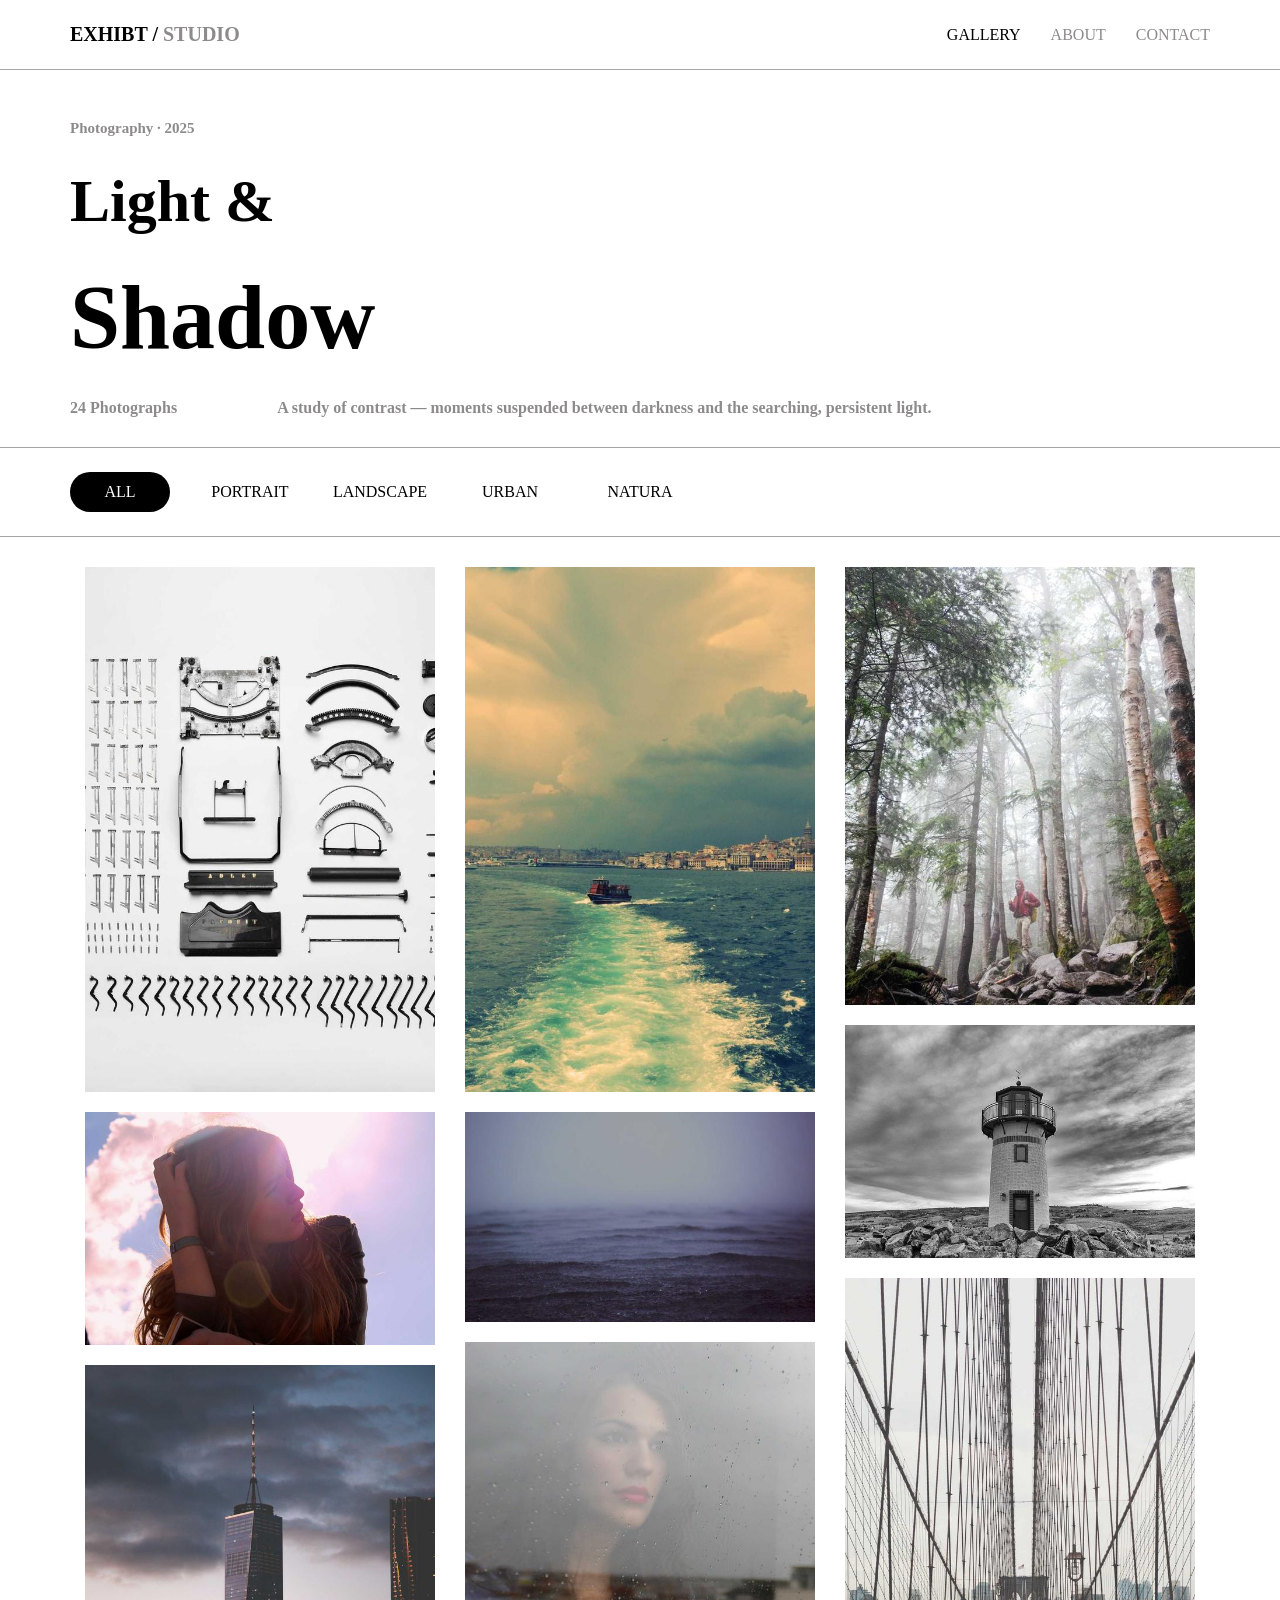
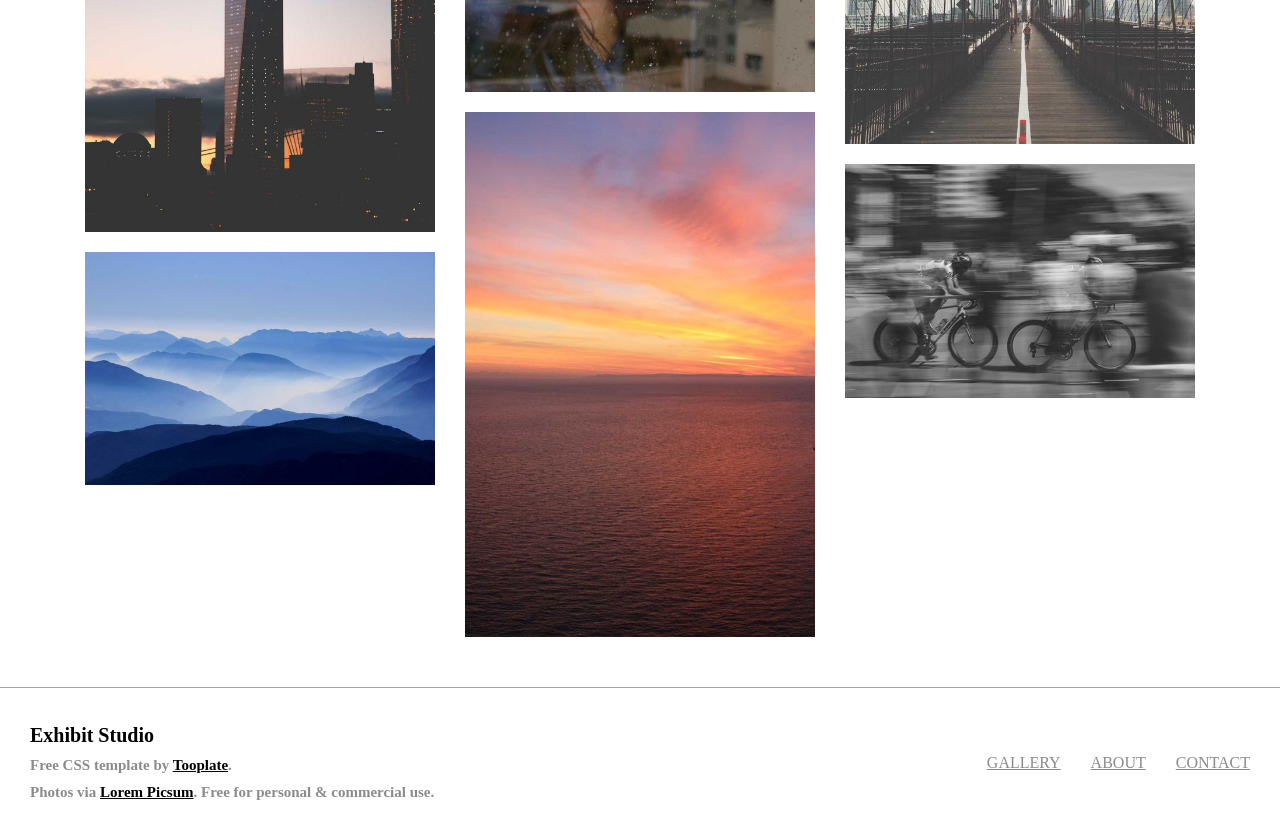
<file: index.html>
<!DOCTYPE html>
<html lang="en">
<head>
    <meta charset="UTF-8">
    <meta name="viewport" content="width=device-width, initial-scale=1.0">
    <title>Document</title>
    <link rel="stylesheet" href="style.css">
</head>
<body>
    <header>
        <h3><a>EXHIBT / <span>STUDIO</span></a></h3>
         <button class="menu-icon" onclick="toggleMenu()">☰</button>

        <nav id="navbar">   
            <ul>
                <li>GALLERY</li>
                <li><a href="abot.html">ABOUT</a></li>
                <li><a href="contact.html">CONTACT</a></li>
            </ul>
        </nav>
    </header>
    <main>
        <section class="hero">
            <h5>Photography · 2025</h5>
            <h3>Light &</h3>
<h1>Shadow</h1>
<div class="text">
    <h4>24 Photographs</h4>
    <h4>A study of contrast — moments suspended between darkness and the searching, persistent light.</h4>
</div>
<div class="list">
    <ul>
        <li>ALL</li>
         <li>PORTRAIT</li>
          <li>LANDSCAPE</li>
           <li>URBAN</li>
            <li>NATURA</li>
    </ul>
</div>
<div class="img">
   <div class="img1">
     <img src="thumb-exhibit-01.jpg">
    <img src="thumb-exhibit-02.jpg">
    <img src="thumb-exhibit-03.jpg">
     <img src="thumb-exhibit-04.jpg">
   </div>
   
    <div class="img1">
        <img src="thumb-exhibit-05.jpg">
    <img src="thumb-exhibit-06.jpg">
    <img src="thumb-exhibit-07.jpg">
    <img src="thumb-exhibit-08.jpg">
</div>
    <div class="img1" >
        <img src="thumb-exhibit-09.jpg">
    <img src="thumb-exhibit-10.jpg">
    <img src="thumb-exhibit-11.jpg">
    <img src="thumb-exhibit-12.jpg">
    </div>

</div>
        </section>
    </main>
    <footer>
        <div class="first-footer">
           <h3>Exhibit Studio</h3> 
           <h5>Free CSS template by <a href="#">Tooplate</a>.</h5>
           <h5>Photos via <a href="#">Lorem Picsum</a>. Free for personal & commercial use. </h5>
        </div>
        <div class="second-footer">
             <ul>
                <li><a href="index.html">GALLERY</a></li>
                <li><a href="abot.html">ABOUT</a></li>
                <li><a href="contact.html">CONTACT</a></li>
            </ul>
        </div>
    </footer>
    
<script>
    function toggleMenu() {
        document.getElementById("navbar").classList.toggle("active");
    }
</script>

</body>
</html>
</file>
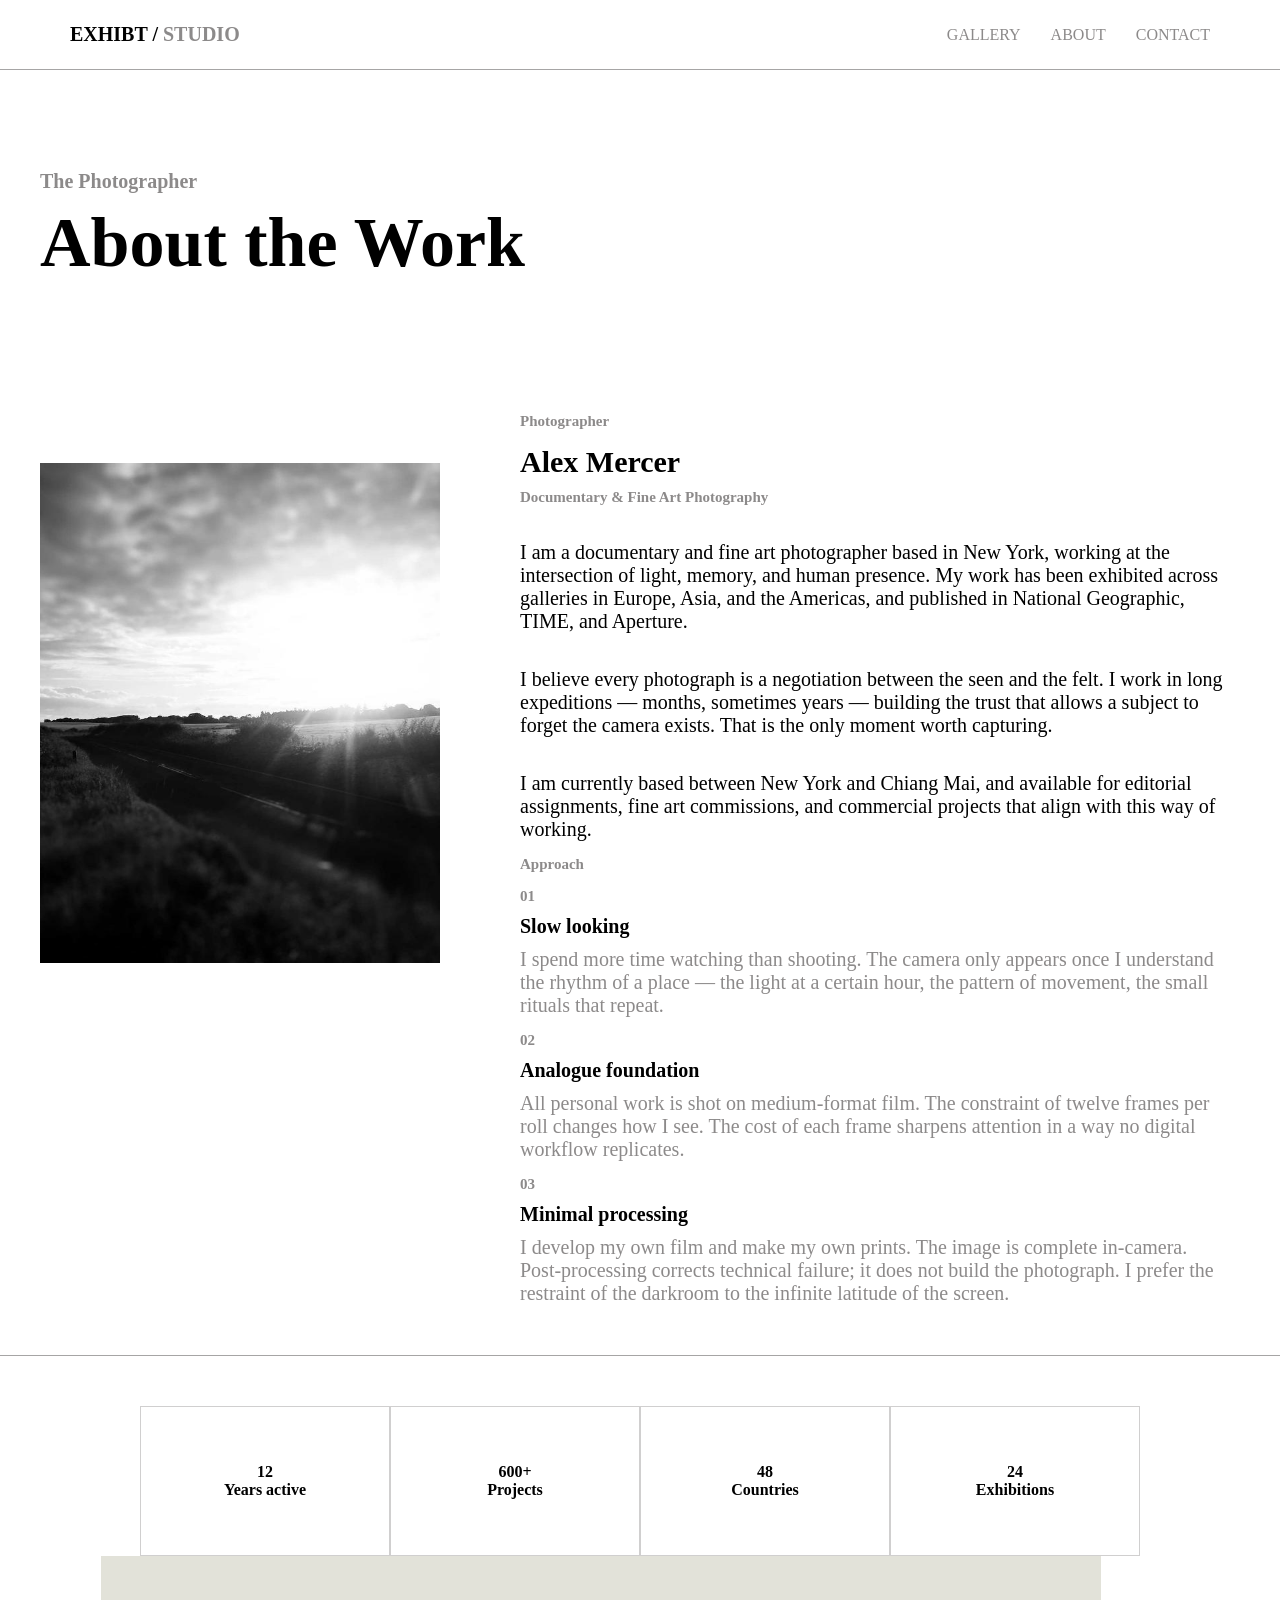
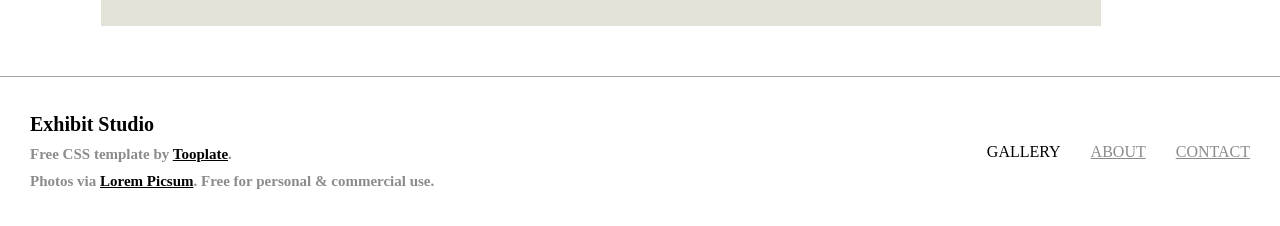
<file: abot.html>
<!DOCTYPE html>
<html lang="en">
<head>
    <meta charset="UTF-8">
    <meta name="viewport" content="width=device-width, initial-scale=1.0">
    <title>Document</title>
     <link rel="stylesheet" href="style.css">
</head>
<body>
    <header>
        <h3><a>EXHIBT / <span>STUDIO</span></a></h3>
        <button class="menu-icon" onclick="toggleMenu()">☰</button>

        <nav id="navbar"> 
           
            <ul>
              <li><a href="index.html">GALLERY</a></li>
                <li><a href="abot.html">ABOUT</a></li>
                <li><a href="contact.html">CONTACT</a></li>
            </ul>
        </nav>
    </header>
    <main>
<section class="about">
   <div class="first-about">
<h5>The Photographer</h5>
<h1><span>About </span>the Work</h1>
   </div>
   <div class="second-about">
     <div class="img-about">
        <img src="tooplate-about-image.jpg">
    </div>
    <div class="text-about">
        <h6>Photographer</h6>
        <div class="title">
            <h3>Alex Mercer</h3>
        <h6>Documentary & Fine Art Photography</h6>
        </div>
        <article>I am a documentary and fine art photographer based in New York, working at the intersection of light, memory, and human presence. My work has been exhibited across galleries in Europe, Asia, and the Americas, and published in National Geographic, TIME, and Aperture. </article>
         <article>I believe every photograph is a negotiation between the seen and the felt. I work in long expeditions — months, sometimes years — building the trust that allows a subject to forget the camera exists. That is the only moment worth capturing. </article>
          
        <article>I am currently based between New York and Chiang Mai, and available for editorial assignments, fine art commissions, and commercial projects that align with this way of working. </article>
    <h6>Approach</h6>
    <div class="second-title">
        <h6>01</h6>
        <h4>Slow looking</h4>
        <p>I spend more time watching than shooting. The camera only appears once I understand the rhythm of a place — the light at a certain hour, the pattern of movement, the small rituals that repeat. </p>
    </div>
    <div class="second-title">
        <h6>02</h6>
        <h4>Analogue foundation</h4>
        <p>All personal work is shot on medium-format film. The constraint of twelve frames per roll changes how I see. The cost of each frame sharpens attention in a way no digital workflow replicates. </p>
    </div>
    <div class="second-title">
        <h6>03</h6>
        <h4>Minimal processing</h4>
        <p>I develop my own film and make my own prints. The image is complete in-camera. Post-processing corrects technical failure; it does not build the photograph. I prefer the restraint of the darkroom to the infinite latitude of the screen. </p>
    </div>
    </div>
   </div>

</section>
<section class="table">
    <div class="all-card">
        <div class="card">
            <strong>12</strong>
            <h4>Years active</h4>
        </div>
        <div class="card">
             <strong>600+</strong>
            <h4>Projects</h4>
        </div>
        <div class="card">
             <strong>48</strong>
            <h4>Countries</h4>
        </div>
        <div class="card">
             <strong>24</strong>
            <h4>Exhibitions</h4>
        </div>
    </div>
    <div class="span"></div>
</section>



    </main>
    <footer>
        <div class="first-footer">
           <h3>Exhibit Studio</h3> 
           <h5>Free CSS template by <a href="#">Tooplate</a>.</h5>
           <h5>Photos via <a href="#">Lorem Picsum</a>. Free for personal & commercial use. </h5>
        </div>
        <div class="second-footer">
             <ul>
                <li>GALLERY</li>
                <li><a href="abot.html">ABOUT</a></li>
                <li><a href="contact.html">CONTACT</a></li>
            </ul>
        </div>
    </footer>
    
<script>
    function toggleMenu() {
        document.getElementById("navbar").classList.toggle("active");
    }
</script>

</body>
</html>
</file>
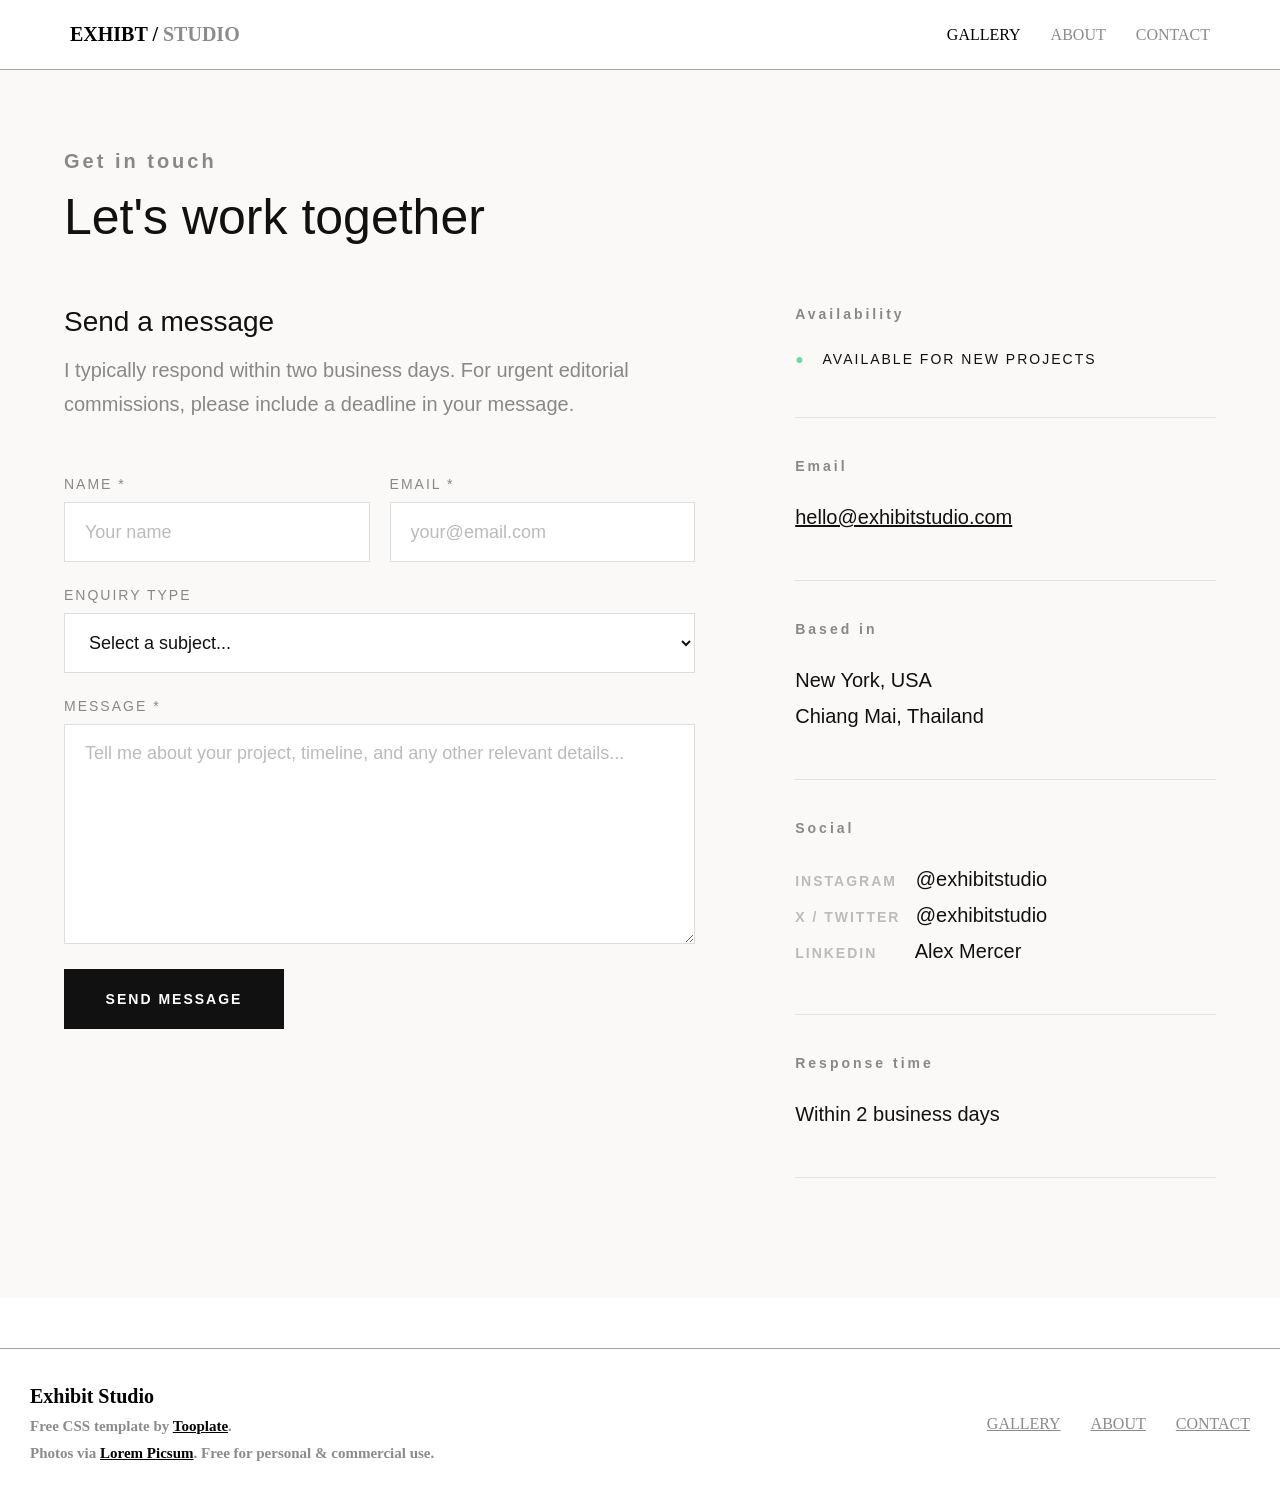
<file: contact.html>
<!DOCTYPE html>
<html lang="en">
<head>
    <meta charset="UTF-8">
    <meta name="viewport" content="width=device-width, initial-scale=1.0">
    <title>Document</title>
     <link rel="stylesheet" href="style.css">
</head>

<body>
    <header>
        <h3><a>EXHIBT / <span>STUDIO</span></a></h3>
        <button class="menu-icon" onclick="toggleMenu()">☰</button>

        <nav id="navbar"> 
        
            <ul>
                <li>GALLERY</li>
                <li><a href="abot.html">ABOUT</a></li>
                <li><a href="contact.html">CONTACT</a></li>
            </ul>
        </nav>
    </header>
    <main>
<section class="contact">
    
    <div class="text-contact">
        <h6>Get in touch</h6>
        <h1>Let's work together</h1>
    </div>

    <div class="lable">
        <div class="first-part">
            <div class="text-first">
                <h5>Send a message</h5>
                <p>I typically respond within two business days. For urgent editorial commissions, please include a deadline in your message.</p>
            </div>

            <div class="form-contact">
                <div class="input-group">
                    <label>Name *</label>
                    <input type="text" placeholder="Your name">
                </div>

                <div class="input-group">
                    <label>Email *</label>
                    <input type="email" placeholder="your@email.com">
                </div>

                <div class="input-group full">
                    <label>Enquiry type</label>
                    <select>
                        <option>Select a subject...</option>
                    </select>
                </div>

                <div class="input-group full">
                    <label>Message *</label>
                    <textarea placeholder="Tell me about your project, timeline, and any other relevant details..."></textarea>
                </div>

                <button type="button">SEND MESSAGE</button>
            </div>
        </div>

        <div class="second-part">
            <div class="info">
                <h5>Availability</h5>
                <p class="available">● &nbsp; AVAILABLE FOR NEW PROJECTS</p>
            </div>

            <div class="info">
                <h5>Email</h5>
                <p><a href="mailto:hello@exhibitstudio.com">hello@exhibitstudio.com</a></p>
            </div>

            <div class="info">
                <h5>Based in</h5>
                <p>New York, USA<br>Chiang Mai, Thailand</p>
            </div>

            <div class="info">
                <h5>Social</h5>
                <p><span>INSTAGRAM</span> @exhibitstudio</p>
                <p><span>X / TWITTER</span> @exhibitstudio</p>
                <p><span>LINKEDIN</span> Alex Mercer</p>
            </div>

            <div class="info">
                <h5>Response time</h5>
                <p>Within 2 business days</p>
            </div>
        </div>
    </div>
</section>
    </main>
    <footer>
        <div class="first-footer">
           <h3>Exhibit Studio</h3> 
           <h5>Free CSS template by <a href="#">Tooplate</a>.</h5>
           <h5>Photos via <a href="#">Lorem Picsum</a>. Free for personal & commercial use. </h5>
        </div>
        <div class="second-footer">
             <ul>
                <li><a href="index.html">GALLERY</a></li>
                <li><a href="abot.html">ABOUT</a></li>
                <li><a href="contact.html">CONTACT</a></li>
            </ul>
        </div>
    </footer>
    
<script>
    function toggleMenu() {
        document.getElementById("navbar").classList.toggle("active");
    }
</script>

</body>
</html>
</file>
<file: style.css>
header{
    display: flex;
    align-items: center;
    justify-content: space-between;
    flex-direction: row;
    padding: 0px 70px;
    width: 100%;
    height: 70px;
   
    border-bottom: 1px solid rgba(134, 132, 132, 0.73);
   
    h3{
        font-size: 20px;
        span{
            color: rgba(134, 132, 132, 0.951);
        }
    }
    
}
nav ul{
    list-style: none;
    display: flex;
    flex-direction: row;
    gap:30px;
    li a{
      color: rgba(134, 132, 132, 0.951);
       text-decoration: none;  
    }
    li a:hover{
        color: black;
    }
   
    
} 
*{
   padding: 0px;
    margin: 0px;
    box-sizing: border-box;
}
.hero{
    display: flex;
    justify-content: center;
    gap:30px;
    margin-top: 50px;
    flex-direction: column;
   
    h5{
        font-size: 15px;
        color: rgba(134, 132, 132, 0.951);
         padding-left: 70px;
    }
    h1{
        font-size: 90px;
        padding-right: 900px;
         padding-left: 70px;
       
    }
     h3{
            font-size: 60px;
          padding-left: 70px;
        }
}
.text{
    display: flex;
    padding-left: 70px;
    gap:100px;
    align-items: center;
    color: rgba(134, 132, 132, 0.951);
    
}
.list{
display: flex;
align-items: center;

width: 100%;
height: 90px;
border-bottom: 1px solid rgba(134, 132, 132, 0.73);
border-top: 1px solid rgba(134, 132, 132, 0.73);
ul{
    list-style: none;
    display: flex;
    justify-content: center;
    align-items: center;
    flex-direction: row;
    gap:30px;
     padding-left: 70px;
    li{
        display: flex;
        align-items: center;
        justify-content: center;
        width:100px;
        height: 40px;
          border-radius: 20px;
        
    }
    li:nth-child(1){
        display:flex;
        
        background-color: black;
        color: white;
        
    }
    li:nth-child(2):hover{
       
        
        background-color: white;
       
        border-radius: 20px;
        border:1px solid rgba(134, 132, 132, 0.73);
    }
     li:nth-child(3):hover{
       
        
        background-color: white;
       
        border-radius: 20px;
        border:1px solid rgba(134, 132, 132, 0.73);
    }
     li:nth-child(4):hover{
       
        
        background-color: white;
       
        border-radius: 20px;
        border:1px solid rgba(134, 132, 132, 0.73);
    }
     li:nth-child(5):hover{
       
        
        background-color: white;
       
        border-radius: 20px;
        border:1px solid rgba(134, 132, 132, 0.73);
    }
    
}
}

.img{
    display: flex;
 
    justify-content: center;
    width: 100%;
    height: auto;
    flex-direction: row;
    gap:30px;
   
}
.img1{
    display: flex;
    flex-direction: column;
   width: 350px;
    gap:20px;
    
}
footer{
    display: flex;
    align-items: center;
    justify-content: space-between;
    flex-direction: row;
    padding: 0px 30px;
    margin-top: 50px;
    border-top: 1px solid rgba(134, 132, 132, 0.73);
height: 150px;

}
.first-footer{
    display: flex;
    flex-direction: column;
    gap:10px;
    h3{
font-size: 20px;
        
    }
    h5{
font-size: 15px;
     color: rgba(134, 132, 132, 0.951);
        a{
            color: black;
           
        }
        }

}
.second-footer{
    display: flex;
    ul{
        list-style: none;
        display: flex;
        gap:30px;}
    
    ul li a{
color: rgba(134, 132, 132, 0.951);
    }
    ul li a:hover{
color: black;
    }
    }
    .about{
        padding-top:100px;
        padding-left: 40px;
        display: flex;
        justify-content: center;
        flex-direction: column;
        gap:80px;
        border-bottom: 1px solid rgba(134, 132, 132, 0.73);
    }
.first-about{
    display: flex;
    flex-direction: column;
    gap:10px;
    h5{
        font-size: 20px;
        color: rgba(134, 132, 132, 0.951);
    }
    h1{
        font-size: 70px;
    }
}
.second-about{
    display: flex;
    flex-direction: row;
   justify-content: center;
    
    gap:30px;
    width: 100%;
}
.img-about{
    display: flex;
    width: 50%;
    img{
        padding-top: 100px;
        display: flex;
        width: 400px;
        height: 600px;
    }
}
.text-about{
    display: flex;
    flex-direction: column;
    justify-content: center;
    gap:15px;
    padding: 50px;
    h6{
font-size: 15px;
color: rgba(134, 132, 132, 0.951);
    }
    article{
        padding-top: 20px;
        font-size: 20px;

    }

}
.title{
    display: flex;
    flex-direction: column;
    gap:10px;
    h3{
font-size: 30px;
    }
    h6{
font-size: 15px;
    }
}
.second-title{
    display: flex;
    flex-direction: column;
    gap:10px;
    h6{
font-size: 15px;
color: rgba(134, 132, 132, 0.951);
    }
    h4{
font-size: 20px;
    }
    p{
      font-size: 20px;  
      color: rgba(134, 132, 132, 0.951);
    }
}
.all-card{
    display: flex;
    padding-top:50px;
    align-items: center;
    justify-content: center;
    flex-direction: row;

}
.card{
     display: flex;
    align-items: center;
    justify-content: center;
    flex-direction:column;
    width: 250px;
    height: 150px;
    border:1px solid rgba(168, 166, 166, 0.54);
}
.span{
    display: flex;
    
    align-items: center;
    justify-content: center;
    background-color: rgb(226, 226, 217);
    height: 70px;
    width: 1000px;
    margin-left: 101px;
}
.contact {
    padding: 80px 5%;
    background-color: #faf9f7;
    font-family: Arial, sans-serif;
    color: #111;
}

.text-contact {
    margin-bottom: 60px;
}

.text-contact h6 {
    font-size: 20px;
    letter-spacing: 3px;
    color: #888;
    margin-bottom: 15px;
}

.text-contact h1 {
    font-size: 50px;
    font-weight: 400;
}

.lable {
    display: flex;
    justify-content: space-between;
    gap: 100px;
}

.first-part {
    width: 60%;
}

.text-first h5 {
    font-size: 28px;
    font-weight: 400;
    margin-bottom: 15px;
}

.text-first p {
    font-size: 20px;
    line-height: 1.7;
    color: #888;
    margin-bottom: 55px;
}

.form-contact {
    display: grid;
    grid-template-columns: 1fr 1fr;
    gap: 25px 20px;
}

.input-group {
    display: flex;
    flex-direction: column;
    gap: 10px;
}

.input-group label {
    font-size: 14px;
    letter-spacing: 2px;
    color: #888;
    text-transform: uppercase;
}

.input-group input,
.input-group select,
.input-group textarea {
    width: 100%;
    box-sizing: border-box;
    padding: 18px 20px;
    border: 1px solid #ddd;
    background-color: white;
    font-size: 18px;
    font-family: inherit;
    color: #111;
}

.input-group input,
.input-group select {
    height: 60px;
}

.input-group textarea {
    height: 220px;
    resize: vertical;
}

.input-group input::placeholder,
.input-group textarea::placeholder {
    color: #bbb;
}

.full {
    grid-column: 1 / -1;
}

.form-contact button {
    width: 220px;
    height: 60px;
    border: none;
    background-color: #111;
    color: white;
    font-size: 14px;
    font-weight: bold;
    letter-spacing: 2px;
    cursor: pointer;
}

.second-part {
    width: 40%;
}

.info {
    padding-bottom: 45px;
    margin-bottom: 40px;
    border-bottom: 1px solid #e5e3df;
}

.info h5 {
    font-size: 14px;
    letter-spacing: 3px;
    color: #888;
    margin-bottom: 25px;
}

.info p {
    font-size: 20px;
    line-height: 1.8;
    margin: 0;
}

.info .available {
    font-size: 14px;
    letter-spacing: 2px;
}

.available {
    color: #111;
}

.available::first-letter {
    color: #69dba5;
}

.info a {
    color: #111;
    text-decoration: underline;
}

.info span {
    display: inline-block;
    width: 115px;
    font-size: 14px;
    font-weight: bold;
    letter-spacing: 2px;
    color: #bbb;
}

.menu-icon {
    display: none;
    background: none;
    border: none;
    font-size: 30px;
    cursor: pointer;
}

@media (max-width: 768px) {
    header {
        position: relative;
        padding: 0 20px;
        box-sizing: border-box;
    }

    .menu-icon {
        display: block;
    }

    nav {
        display: none;
        position: absolute;
        top: 70px;
        left: 0;
        width: 100%;
        background-color: #faf9f7;
        z-index: 10;
    }

    nav.active {
        display: block;
    }

    nav ul {
        flex-direction: column;
        padding: 0;
        gap: 0;
    }

    nav ul li a {
        display: block;
        padding: 15px 20px;
    }
}

@media (min-width: 769px) and (max-width: 1024px) {
    header {
        padding: 0 30px;
    }
}

/* Tablet */
@media (max-width: 1024px) {
    .hero {
        gap: 20px;
    }

    .hero h5,
    .hero h3,
    .hero h1 {
        padding-left: 40px;
    }

    .hero h1 {
        font-size: 70px;
        padding-right: 0;
    }

    .hero h3 {
        font-size: 50px;
    }

    .text {
        padding-left: 40px;
        gap: 30px;
    }

    .text h4:last-child {
        max-width: 400px;
    }

    .list {
        overflow-x: auto;
    }

    .list ul {
        padding-left: 40px;
        gap: 15px;
    }

    .img {
        gap: 20px;
        padding: 0 20px;
        box-sizing: border-box;
    }

    .img1 {
        width: calc((100% - 40px) / 3);
        min-width: 0;
    }

    .img1 img {
        width: 100%;
        height: auto;
        display: block;
    }
    
    footer {
        padding: 0 20px;
    }
}

/* Mobile */
@media (max-width: 600px) {
    .hero {
        margin-top: 35px;
        gap: 15px;
    }

    .hero h5,
    .hero h3,
    .hero h1 {
        padding-left: 20px;
    }

    .hero h5 {
        font-size: 13px;
    }

    .hero h3 {
        font-size: 38px;
    }

    .hero h1 {
        font-size: 55px;
        padding-right: 0;
    }

    .text {
        flex-direction: column;
        align-items: flex-start;
        padding: 0 20px;
        gap: 10px;
    }

    .text h4 {
        margin: 0;
        font-size: 14px;
    }

    .text h4:last-child {
        line-height: 1.7;
    }

    .list {
        height: auto;
        min-height: 75px;
        overflow-x: auto;
    }

    .list ul {
        padding: 15px 20px;
        gap: 10px;
        flex-wrap: nowrap;
    }

    .list ul li {
        flex-shrink: 0;
        width: 90px;
        font-size: 12px;
    }

    .img {
        flex-direction: column;
        align-items: center;
        padding: 0 20px;
        gap: 25px;
    }

    .img1 {
        width: 100%;
        gap: 15px;
    }

    .img1 img {
        width: 100%;
        height: auto;
        display: block;
    }

    footer {
        height: auto;
        padding: 25px 20px;
        margin-top: 30px;
        flex-direction: column;
        align-items: flex-start;
        gap: 20px;
    }

    .first-footer h3 {
        font-size: 18px;
    }

    .first-footer h5 {
        font-size: 13px;
    }

    .second-footer ul {
        padding: 0;
        flex-wrap: wrap;
        gap: 15px;
    }

    .second-footer ul li a {
        font-size: 13px;
    }
}


/* Tablet */
@media (max-width: 1024px) {
    .about {
        padding: 70px 30px 40px;
        gap: 50px;
    }

    .first-about h1 {
        font-size: 55px;
    }

    .second-about {
        gap: 25px;
        align-items: flex-start;
    }

    .img-about {
        width: 45%;
        min-width: 0;
    }

    .img-about img {
        width: 100%;
        height: auto;
        object-fit: cover;
        padding-top: 30px;
    }

    .text-about {
        width: 55%;
        min-width: 0;
        padding: 20px 10px;
        box-sizing: border-box;
    }

    .text-about article,
    .second-title p {
        font-size: 16px;
        line-height: 1.7;
    }

    .title h3 {
        font-size: 26px;
    }

    .all-card {
        flex-wrap: wrap;
        padding: 40px 30px 0;
    }

    .card {
        width: calc(50% - 2px);
        box-sizing: border-box;
    }

    .span {
        width: calc(100% - 60px);
        margin: 30px auto 0;
    }
}

/* Mobile */
@media (max-width: 600px) {
    .about {
        padding: 50px 20px 35px;
        gap: 30px;
    }

    .first-about {
        gap: 10px;
    }

    .first-about h5 {
        font-size: 16px;
    }

    .first-about h1 {
        font-size: 40px;
    }

    .second-about {
        flex-direction: column;
        align-items: stretch;
        gap: 20px;
    }

    .img-about {
        width: 100%;
    }

    .img-about img {
        width: 100%;
        height: auto;
        max-height: 550px;
        object-fit: cover;
        padding-top: 0;
        display: block;
    }

    .text-about {
        width: 100%;
        padding: 15px 0;
        gap: 15px;
        box-sizing: border-box;
    }

    .text-about h6 {
        font-size: 13px;
    }

    .title h3 {
        font-size: 25px;
    }

    .title h6 {
        font-size: 13px;
        line-height: 1.6;
    }

    .text-about article {
        font-size: 16px;
        line-height: 1.8;
        padding-top: 5px;
    }

    .second-title {
        gap: 8px;
    }

    .second-title h4 {
        font-size: 18px;
    }

    .second-title p {
        font-size: 15px;
        line-height: 1.8;
    }

    .all-card {
        flex-direction: column;
        padding: 30px 20px 0;
        gap: 0;
    }

    .card {
        width: 100%;
        height: 120px;
        box-sizing: border-box;
        border-bottom: none;
    }

    .card:last-child {
        border-bottom: 1px solid rgba(168, 166, 166, 0.54);
    }

    .span {
        width: calc(100% - 40px);
        height: 40px;
        margin: 25px auto 0;
    }

    .table {
        padding-bottom: 20px;
    }
}

/* Tablet */
@media (max-width: 1024px) {
    .contact {
        padding: 60px 30px;
    }

    .text-contact {
        margin-bottom: 40px;
    }

    .text-contact h1 {
        font-size: 42px;
    }

    .lable {
        gap: 40px;
    }

    .first-part {
        width: 60%;
        min-width: 0;
    }

    .second-part {
        width: 40%;
        min-width: 0;
    }

    .text-first h5 {
        font-size: 24px;
    }

    .text-first p {
        font-size: 17px;
        margin-bottom: 35px;
    }

    .form-contact {
        gap: 20px 15px;
    }

    .input-group input,
    .input-group select,
    .input-group textarea {
        font-size: 16px;
        padding: 15px;
    }

    .info {
        padding-bottom: 25px;
        margin-bottom: 25px;
    }

    .info p {
        font-size: 16px;
        overflow-wrap: anywhere;
    }

    .info span {
        width: auto;
        margin-right: 8px;
        font-size: 12px;
    }
}

/* Mobile */
@media (max-width: 600px) {
    .contact {
        padding: 45px 20px;
    }

    .text-contact {
        margin-bottom: 35px;
    }

    .text-contact h6 {
        font-size: 14px;
        letter-spacing: 2px;
    }

    .text-contact h1 {
        font-size: 35px;
        line-height: 1.3;
    }

    .lable {
        flex-direction: column;
        gap: 50px;
    }

    .first-part,
    .second-part {
        width: 100%;
        min-width: 0;
    }

    .text-first h5 {
        font-size: 23px;
    }

    .text-first p {
        font-size: 16px;
        line-height: 1.8;
        margin-bottom: 30px;
    }

    .form-contact {
        grid-template-columns: 1fr;
        gap: 22px;
    }

    .input-group {
        min-width: 0;
    }

    .input-group label {
        font-size: 12px;
        letter-spacing: 1.5px;
    }

    .input-group input,
    .input-group select,
    .input-group textarea {
        width: 100%;
        padding: 15px;
        font-size: 16px;
    }

    .input-group input,
    .input-group select {
        height: 55px;
    }

    .input-group textarea {
        height: 180px;
    }

    .form-contact button {
        width: 100%;
        height: 55px;
        font-size: 13px;
    }

    .info {
        padding-bottom: 25px;
        margin-bottom: 25px;
    }

    .info h5 {
        font-size: 12px;
        letter-spacing: 2px;
        margin-bottom: 15px;
    }

    .info p {
        font-size: 16px;
        line-height: 1.8;
        overflow-wrap: anywhere;
    }

    .info .available {
        font-size: 12px;
        letter-spacing: 1px;
    }

    .info span {
        width: 105px;
        font-size: 11px;
        letter-spacing: 1px;
    }
}
</file>
